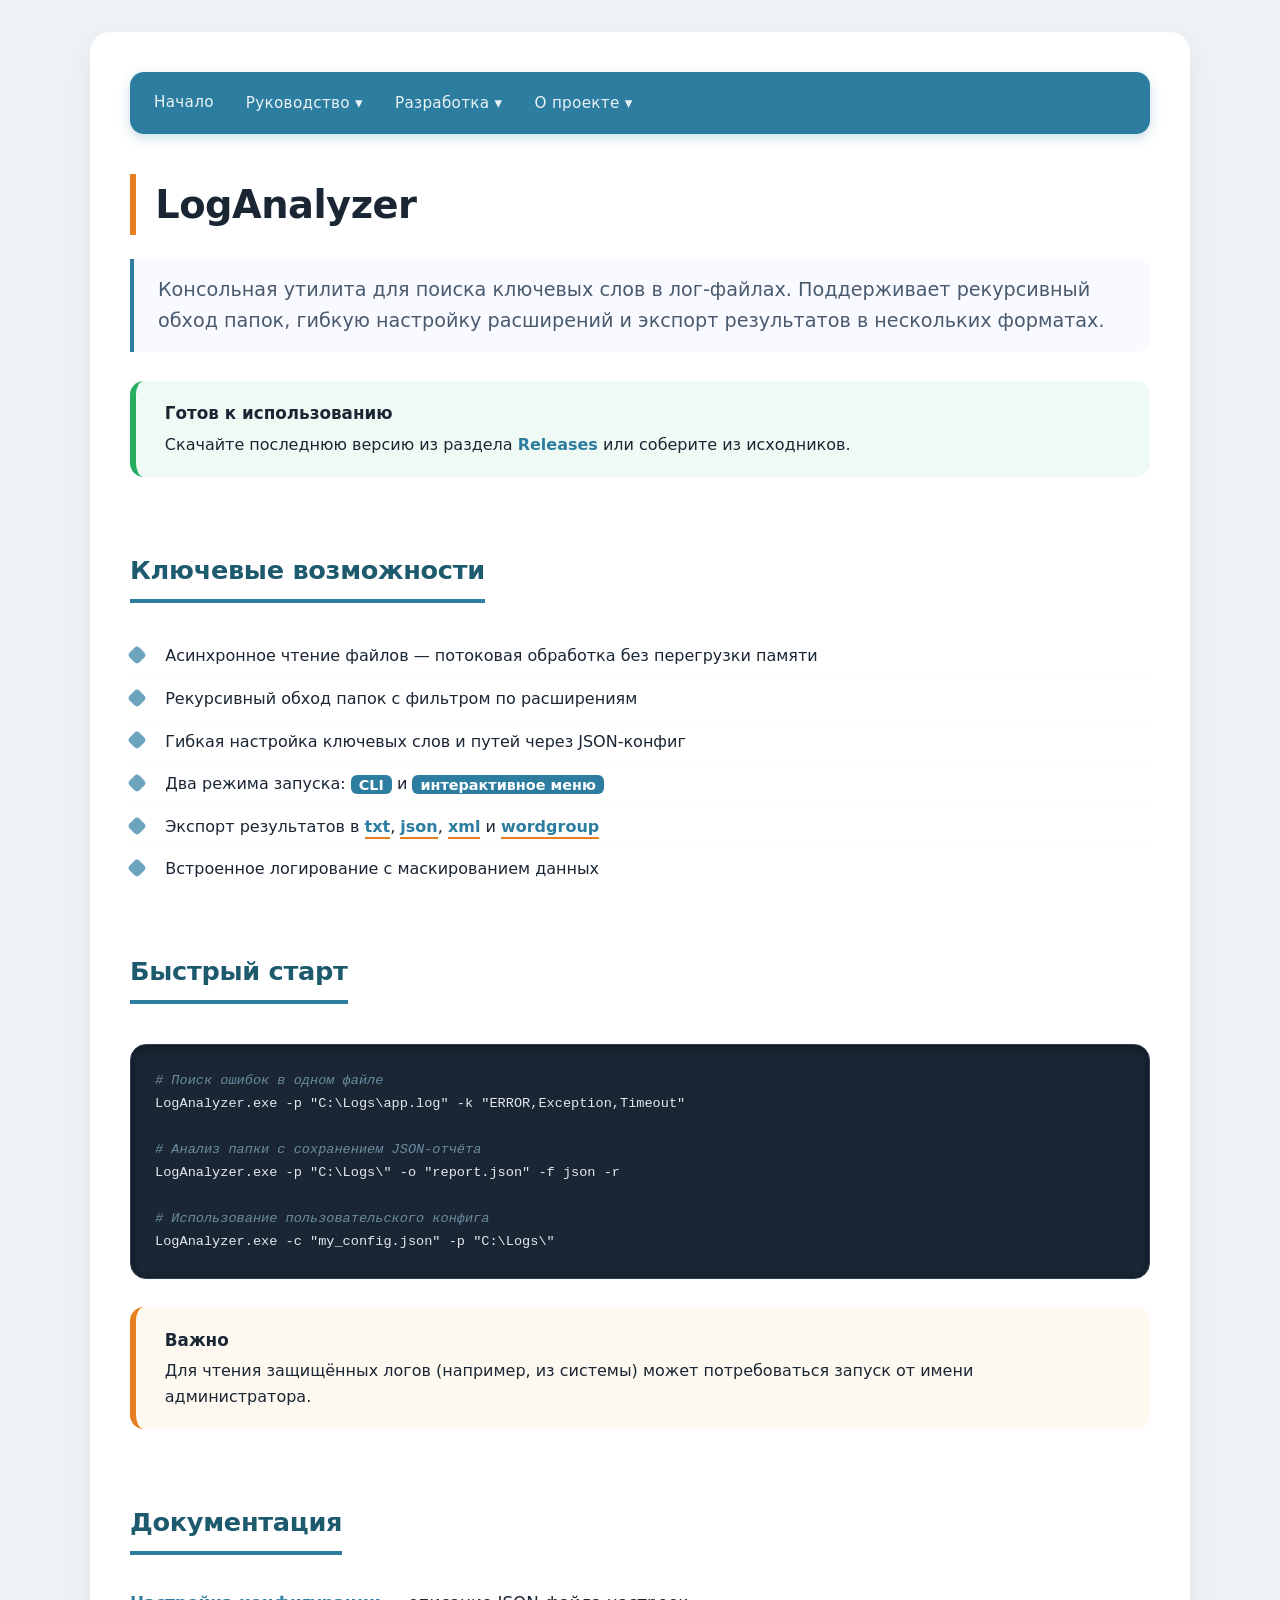
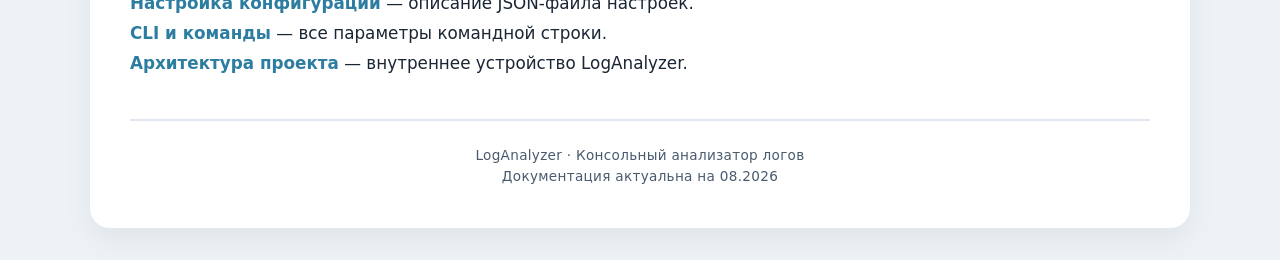
<file: index.html>
<!DOCTYPE html>
<html lang="ru">
<head>
    <meta charset="UTF-8">
    <meta name="viewport" content="width=device-width, initial-scale=1.0">
    <title>LogAnalyzer — анализатор логов</title>
    <link rel="stylesheet" href="styles.css">
</head>
<body>
<div class="container">
    <nav id="nav-placeholder"></nav>

    <h1>LogAnalyzer</h1>
    <p class="lead">
        Консольная утилита для поиска ключевых слов в лог-файлах. Поддерживает рекурсивный обход папок,
        гибкую настройку расширений и экспорт результатов в нескольких форматах.
    </p>

    <div class="note note-success">
        <strong>Готов к использованию</strong>
        Скачайте последнюю версию из раздела <a href="#" class="doc-link">Releases</a> или соберите из исходников.
    </div>

    <h2>Ключевые возможности</h2>
    <ul class="feature-list">
        <li>Асинхронное чтение файлов — потоковая обработка без перегрузки памяти</li>
        <li>Рекурсивный обход папок с фильтром по расширениям</li>
        <li>Гибкая настройка ключевых слов и путей через JSON-конфиг</li>
        <li>Два режима запуска: <span class="highlight">CLI</span> и <span class="highlight">интерактивное меню</span></li>
        <li>Экспорт результатов в <span class="accent">txt</span>, <span class="accent">json</span>, <span class="accent">xml</span> и <span class="accent">wordgroup</span></li>
        <li>Встроенное логирование с маскированием данных</li>
    </ul>

    <h2>Быстрый старт</h2>
    <div class="code-block">
        <pre><span class="cmd-comment"># Поиск ошибок в одном файле</span>
LogAnalyzer.exe -p "C:\Logs\app.log" -k "ERROR,Exception,Timeout"

<span class="cmd-comment"># Анализ папки с сохранением JSON-отчёта</span>
LogAnalyzer.exe -p "C:\Logs\" -o "report.json" -f json -r

<span class="cmd-comment"># Использование пользовательского конфига</span>
LogAnalyzer.exe -c "my_config.json" -p "C:\Logs\"</pre>
    </div>

    <div class="note note-warning">
        <strong>Важно</strong> Для чтения защищённых логов (например, из системы) может потребоваться запуск от имени администратора.
    </div>

    <h2>Документация</h2>
    <p class="nav-links">
        <a href="configuration.html" class="doc-link">Настройка конфигурации</a> — описание JSON-файла настроек.<br>
        <a href="cli.html" class="doc-link">CLI и команды</a> — все параметры командной строки.<br>
        <a href="developer.html" class="doc-link">Архитектура проекта</a> — внутреннее устройство LogAnalyzer.
    </p>

    <div id="footer-placeholder"></div>
</div>
<script src="loadTopBottom.js"></script>
</body>
</html>
</file>
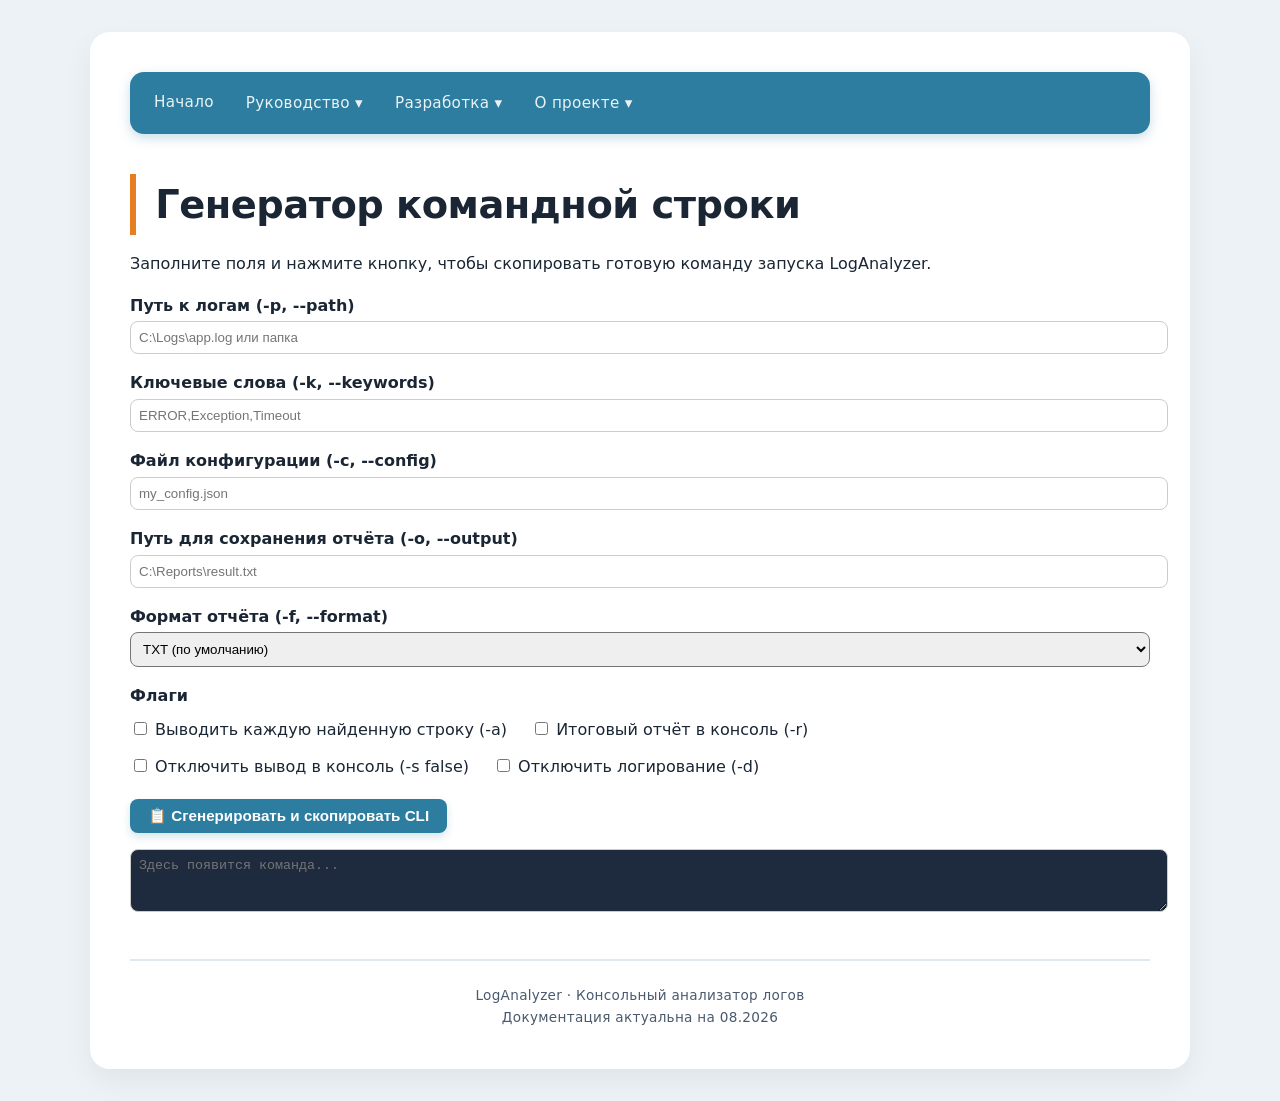
<file: generator/index.html>
<!DOCTYPE html>
<html lang="ru">
<head>
    <meta charset="UTF-8">
    <meta name="viewport" content="width=device-width, initial-scale=1.0">
    <title>Генератор команд — LogAnalyzer</title>
    <link rel="stylesheet" href="../styles.css">
    <link rel="stylesheet" href="generator.css">
</head>
<body>
<div class="container">
    <nav id="nav-placeholder"></nav>

    <h1>Генератор командной строки</h1>
    <p>Заполните поля и нажмите кнопку, чтобы скопировать готовую команду запуска LogAnalyzer.</p>

    <div class="generator">
        <div class="form-group">
            <label>Путь к логам (-p, --path)</label>
            <input type="text" id="inputPath" placeholder="C:\Logs\app.log или папка" style="width:100%; padding: 8px; border-radius: 8px; border: 1px solid #ccc;">
        </div>

        <div class="form-group">
            <label>Ключевые слова (-k, --keywords)</label>
            <input type="text" id="keywordsInput" placeholder="ERROR,Exception,Timeout" style="width:100%; padding: 8px; border-radius: 8px; border: 1px solid #ccc;">
        </div>

        <div class="form-group">
            <label>Файл конфигурации (-c, --config)</label>
            <input type="text" id="configPath" placeholder="my_config.json" style="width:100%; padding: 8px; border-radius: 8px; border: 1px solid #ccc;">
        </div>

        <div class="form-group">
            <label>Путь для сохранения отчёта (-o, --output)</label>
            <input type="text" id="outputPath" placeholder="C:\Reports\result.txt" style="width:100%; padding: 8px; border-radius: 8px; border: 1px solid #ccc;">
        </div>

        <div class="form-group">
            <label>Формат отчёта (-f, --format)</label>
            <select id="format" style="padding: 8px; border-radius: 8px; width:100%;">
                <option value="txt">TXT (по умолчанию)</option>
                <option value="json">JSON</option>
                <option value="xml">XML</option>
                <option value="wordgroup">WordGroup</option>
            </select>
        </div>

        <div class="form-group">
            <label>Флаги</label>
            <div class="flag-group">
                <label><input type="checkbox" class="flag" value="-a" id="flagAllLines"> Выводить каждую найденную строку (-a)</label>
                <label><input type="checkbox" class="flag" value="-r" id="flagFinalReport"> Итоговый отчёт в консоль (-r)</label>
                <label><input type="checkbox" class="flag" value="-s false" id="flagShowConsole"> Отключить вывод в консоль (-s false)</label>
                <label><input type="checkbox" class="flag" value="-d" id="flagDisableLogging"> Отключить логирование (-d)</label>
            </div>
        </div>

        <div class="form-group">
            <button class="btn" id="generate-cli">📋 Сгенерировать и скопировать CLI</button>
            <span id="cli-feedback" class="copy-feedback">✅ Команда скопирована</span>
        </div>

        <div class="output-area">
            <textarea id="commandOutput" rows="3" readonly placeholder="Здесь появится команда..."></textarea>
        </div>
    </div>

    <div id="footer-placeholder"></div>
</div>
<script src="../loadTopBottom.js"></script>
<script src="generator.js"></script>
</body>
</html>
</file>
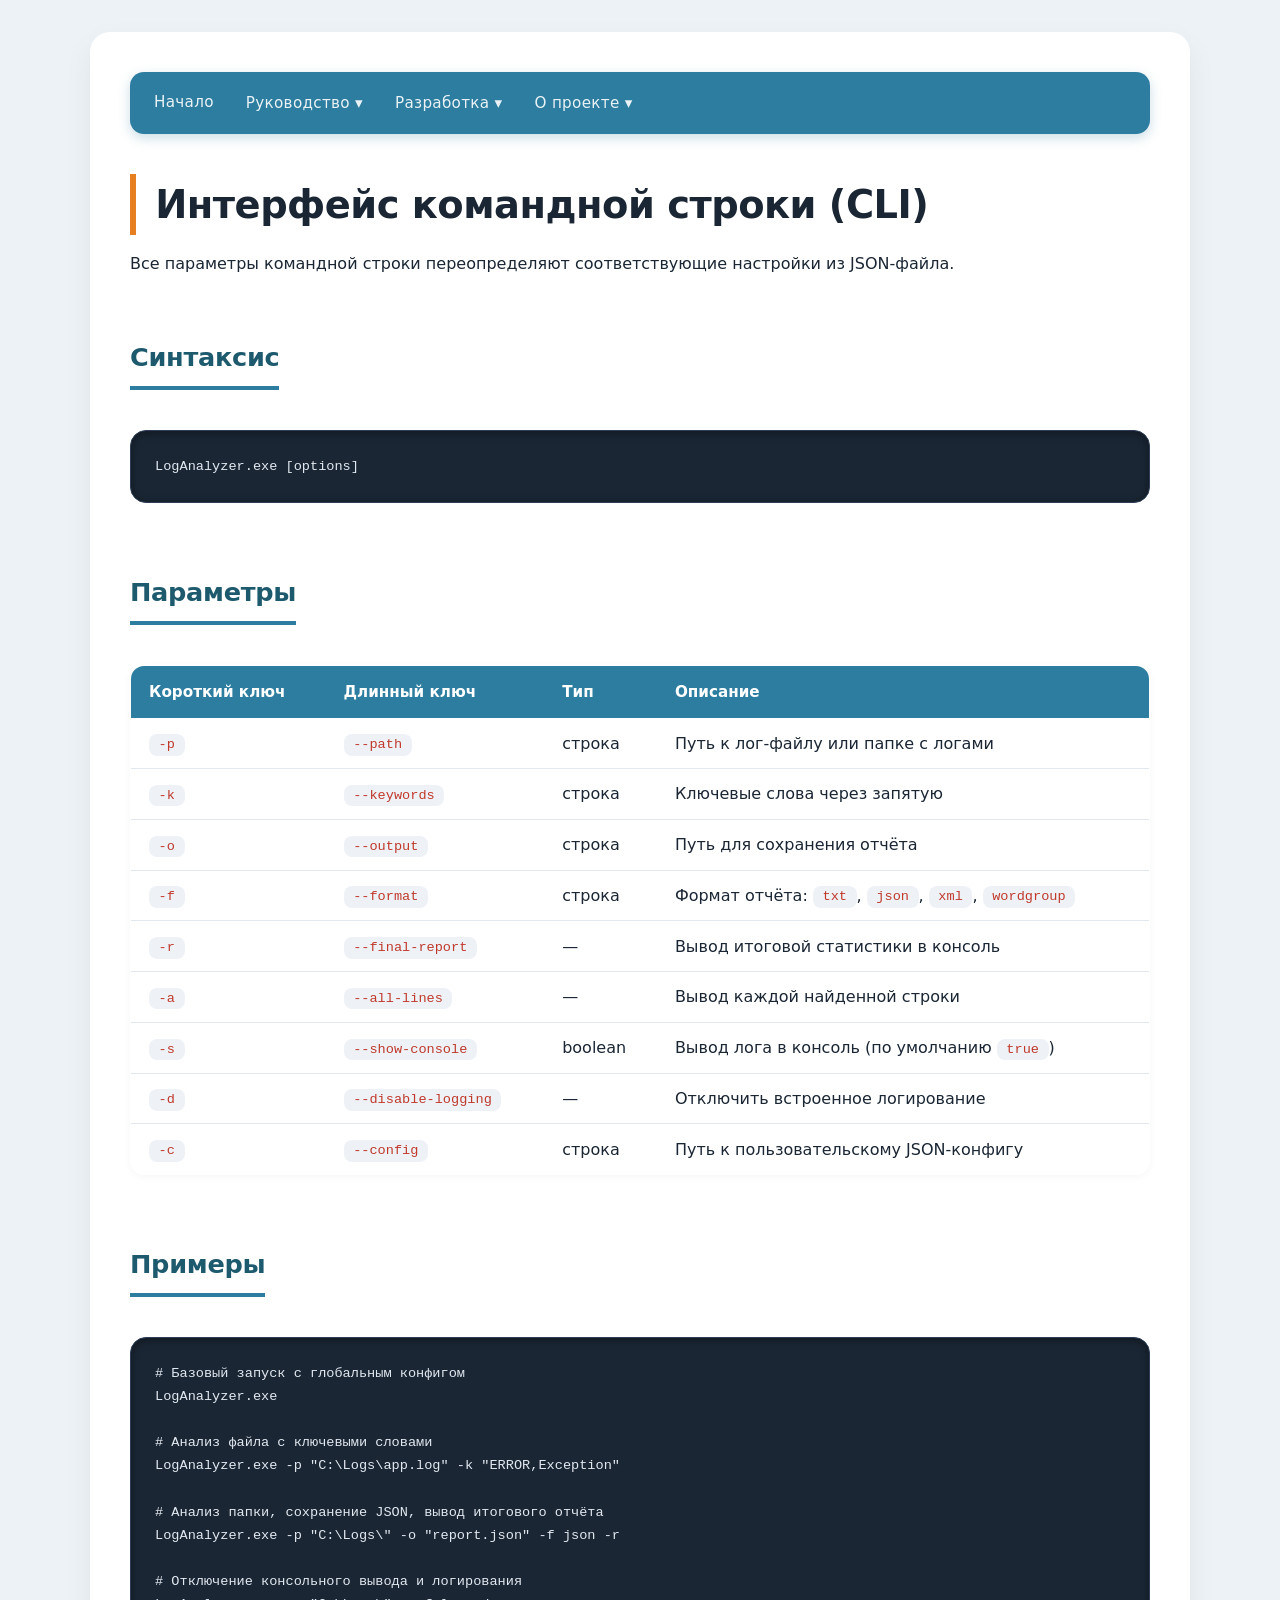
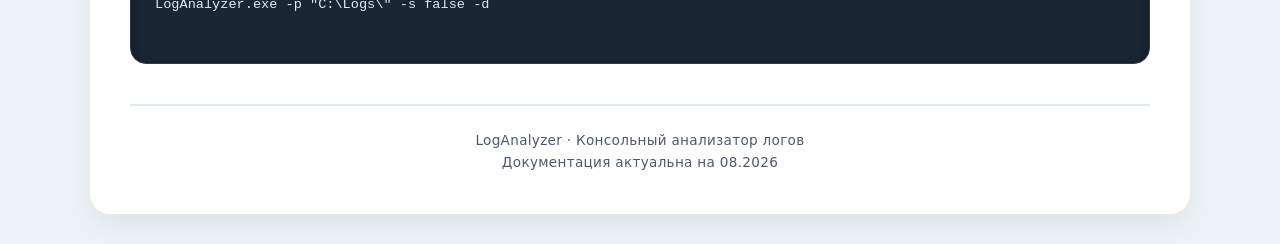
<file: cli.html>
<!DOCTYPE html>
<html lang="ru">
<head>
    <meta charset="UTF-8">
    <meta name="viewport" content="width=device-width, initial-scale=1.0">
    <title>CLI и команды — LogAnalyzer</title>
    <link rel="stylesheet" href="styles.css">
</head>
<body>
<div class="container">
    <nav id="nav-placeholder"></nav>

    <h1>Интерфейс командной строки (CLI)</h1>
    <p>Все параметры командной строки переопределяют соответствующие настройки из JSON-файла.</p>

    <h2>Синтаксис</h2>
    <pre>LogAnalyzer.exe [options]</pre>

    <h2>Параметры</h2>
    <table>
        <thead><tr><th>Короткий ключ</th><th>Длинный ключ</th><th>Тип</th><th>Описание</th></tr></thead>
        <tbody>
            <tr><td><code>-p</code></td><td><code>--path</code></td><td>строка</td><td>Путь к лог-файлу или папке с логами</td></tr>
            <tr><td><code>-k</code></td><td><code>--keywords</code></td><td>строка</td><td>Ключевые слова через запятую</td></tr>
            <tr><td><code>-o</code></td><td><code>--output</code></td><td>строка</td><td>Путь для сохранения отчёта</td></tr>
            <tr><td><code>-f</code></td><td><code>--format</code></td><td>строка</td><td>Формат отчёта: <code>txt</code>, <code>json</code>, <code>xml</code>, <code>wordgroup</code></td></tr>
            <tr><td><code>-r</code></td><td><code>--final-report</code></td><td>—</td><td>Вывод итоговой статистики в консоль</td></tr>
            <tr><td><code>-a</code></td><td><code>--all-lines</code></td><td>—</td><td>Вывод каждой найденной строки</td></tr>
            <tr><td><code>-s</code></td><td><code>--show-console</code></td><td>boolean</td><td>Вывод лога в консоль (по умолчанию <code>true</code>)</td></tr>
            <tr><td><code>-d</code></td><td><code>--disable-logging</code></td><td>—</td><td>Отключить встроенное логирование</td></tr>
            <tr><td><code>-c</code></td><td><code>--config</code></td><td>строка</td><td>Путь к пользовательскому JSON-конфигу</td></tr>
        </tbody>
    </table>

    <h2>Примеры</h2>
    <pre>
# Базовый запуск с глобальным конфигом
LogAnalyzer.exe

# Анализ файла с ключевыми словами
LogAnalyzer.exe -p "C:\Logs\app.log" -k "ERROR,Exception"

# Анализ папки, сохранение JSON, вывод итогового отчёта
LogAnalyzer.exe -p "C:\Logs\" -o "report.json" -f json -r

# Отключение консольного вывода и логирования
LogAnalyzer.exe -p "C:\Logs\" -s false -d
    </pre>

    <div id="footer-placeholder"></div>
</div>
<script src="loadTopBottom.js"></script>
</body>
</html>
</file>
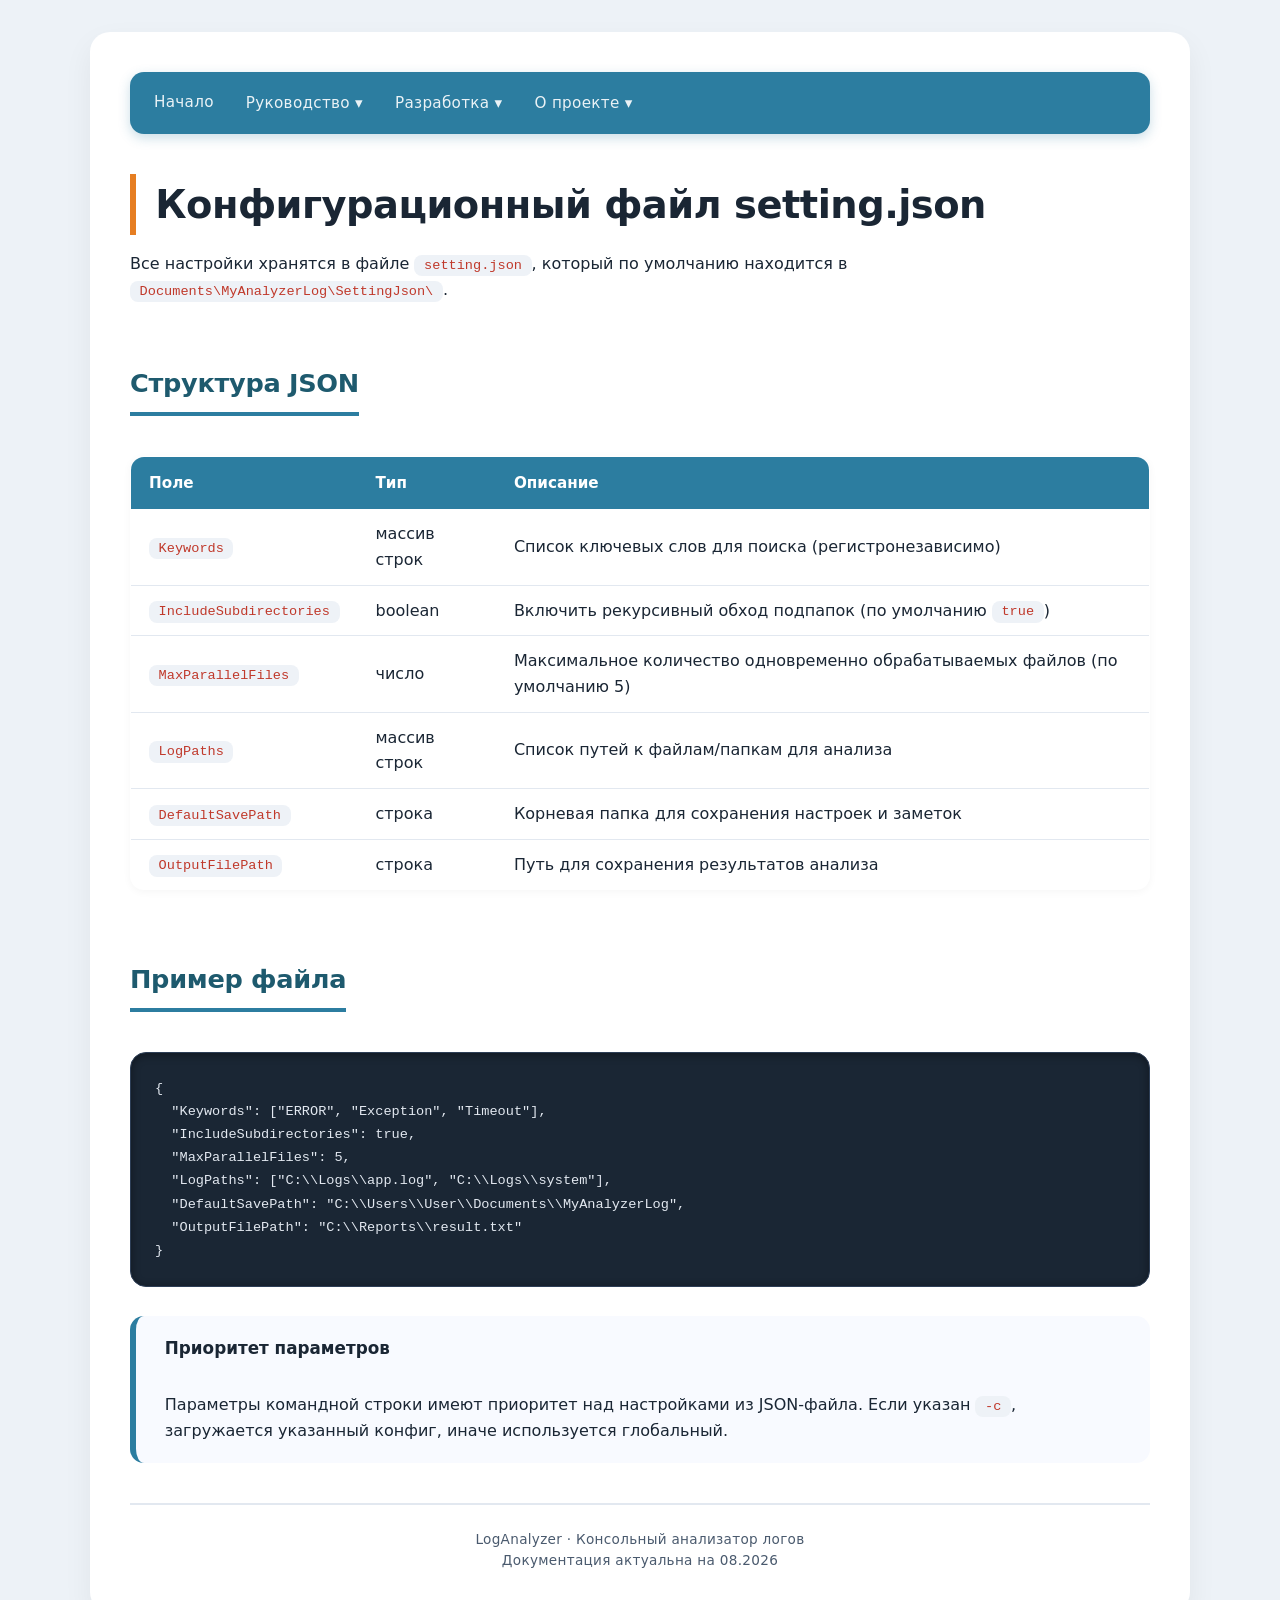
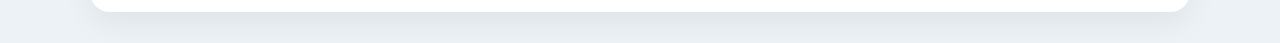
<file: configuration.html>
<!DOCTYPE html>
<html lang="ru">
<head>
    <meta charset="UTF-8">
    <meta name="viewport" content="width=device-width, initial-scale=1.0">
    <title>Конфигурация — LogAnalyzer</title>
    <link rel="stylesheet" href="styles.css">
</head>
<body>
<div class="container">
    <nav id="nav-placeholder"></nav>

    <h1>Конфигурационный файл setting.json</h1>
    <p>Все настройки хранятся в файле <code>setting.json</code>, который по умолчанию находится в <code>Documents\MyAnalyzerLog\SettingJson\</code>.</p>

    <h2>Структура JSON</h2>
    <table>
        <thead><tr><th>Поле</th><th>Тип</th><th>Описание</th></tr></thead>
        <tbody>
            <tr><td><code>Keywords</code></td><td>массив строк</td><td>Список ключевых слов для поиска (регистронезависимо)</td></tr>
            <tr><td><code>IncludeSubdirectories</code></td><td>boolean</td><td>Включить рекурсивный обход подпапок (по умолчанию <code>true</code>)</td></tr>
            <tr><td><code>MaxParallelFiles</code></td><td>число</td><td>Максимальное количество одновременно обрабатываемых файлов (по умолчанию 5)</td></tr>
            <tr><td><code>LogPaths</code></td><td>массив строк</td><td>Список путей к файлам/папкам для анализа</td></tr>
            <tr><td><code>DefaultSavePath</code></td><td>строка</td><td>Корневая папка для сохранения настроек и заметок</td></tr>
            <tr><td><code>OutputFilePath</code></td><td>строка</td><td>Путь для сохранения результатов анализа</td></tr>
        </tbody>
    </table>

    <h2>Пример файла</h2>
    <pre>{
  "Keywords": ["ERROR", "Exception", "Timeout"],
  "IncludeSubdirectories": true,
  "MaxParallelFiles": 5,
  "LogPaths": ["C:\\Logs\\app.log", "C:\\Logs\\system"],
  "DefaultSavePath": "C:\\Users\\User\\Documents\\MyAnalyzerLog",
  "OutputFilePath": "C:\\Reports\\result.txt"
}</pre>

    <div class="note">
        <strong>Приоритет параметров</strong><br>
        Параметры командной строки имеют приоритет над настройками из JSON-файла. Если указан <code>-c</code>, загружается указанный конфиг, иначе используется глобальный.
    </div>

    <div id="footer-placeholder"></div>
</div>
<script src="loadTopBottom.js"></script>
</body>
</html>
</file>
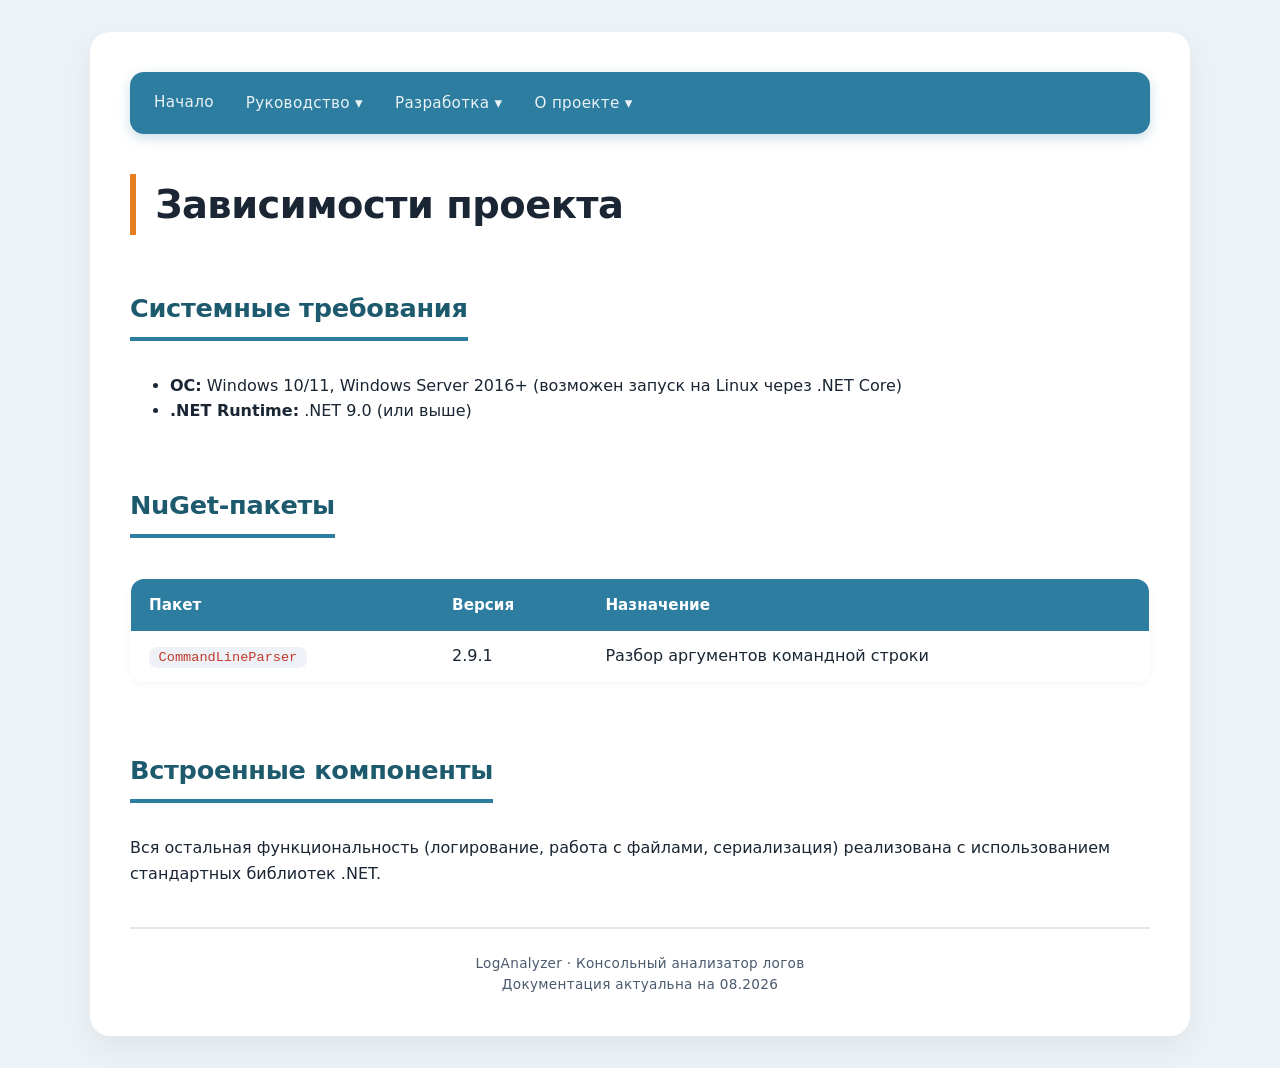
<file: dependencies.html>
<!DOCTYPE html>
<html lang="ru">
<head>
    <meta charset="UTF-8">
    <meta name="viewport" content="width=device-width, initial-scale=1.0">
    <title>Зависимости — LogAnalyzer</title>
    <link rel="stylesheet" href="styles.css">
</head>
<body>
<div class="container">
    <nav id="nav-placeholder"></nav>

    <h1>Зависимости проекта</h1>

    <h2>Системные требования</h2>
    <ul>
        <li><strong>ОС:</strong> Windows 10/11, Windows Server 2016+ (возможен запуск на Linux через .NET Core)</li>
        <li><strong>.NET Runtime:</strong> .NET 9.0 (или выше)</li>
    </ul>

    <h2>NuGet-пакеты</h2>
    <table>
        <thead><tr><th>Пакет</th><th>Версия</th><th>Назначение</th></tr></thead>
        <tbody>
            <tr><td><code>CommandLineParser</code></td><td>2.9.1</td><td>Разбор аргументов командной строки</td></tr>
        </tbody>
    </table>

    <h2>Встроенные компоненты</h2>
    <p>Вся остальная функциональность (логирование, работа с файлами, сериализация) реализована с использованием стандартных библиотек .NET.</p>

    <div id="footer-placeholder"></div>
</div>
<script src="loadTopBottom.js"></script>
</body>
</html>
</file>
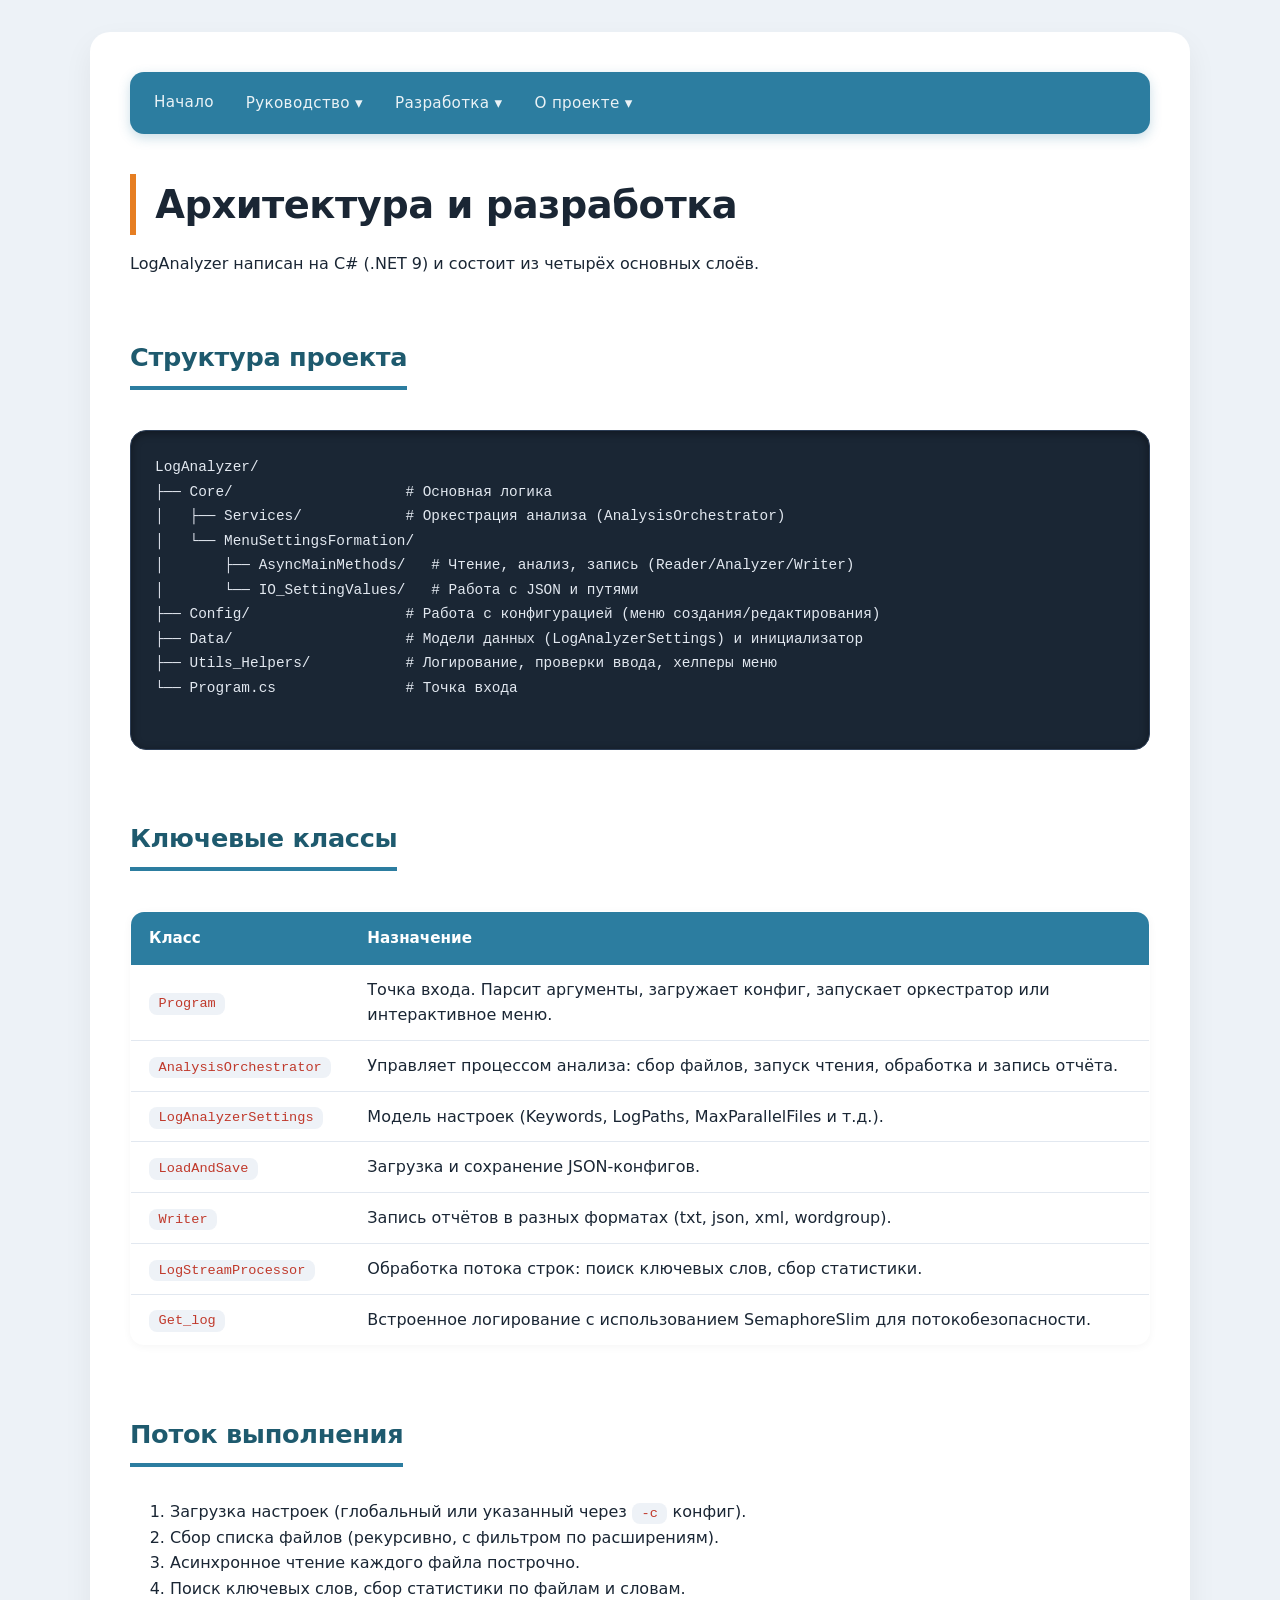
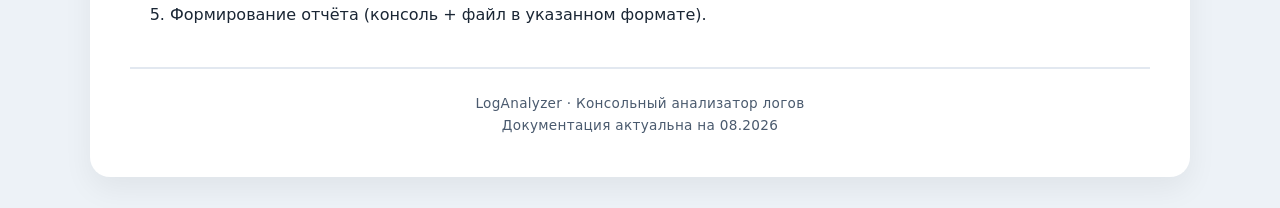
<file: developer.html>
<!DOCTYPE html>
<html lang="ru">
<head>
    <meta charset="UTF-8">
    <meta name="viewport" content="width=device-width, initial-scale=1.0">
    <title>Архитектура — LogAnalyzer</title>
    <link rel="stylesheet" href="styles.css">
</head>
<body>
<div class="container">
    <nav id="nav-placeholder"></nav>

    <h1>Архитектура и разработка</h1>
    <p>LogAnalyzer написан на C# (.NET 9) и состоит из четырёх основных слоёв.</p>

    <h2>Структура проекта</h2>
    <pre style="font-size:0.9rem;">
LogAnalyzer/
├── Core/                    # Основная логика
│   ├── Services/            # Оркестрация анализа (AnalysisOrchestrator)
│   └── MenuSettingsFormation/
│       ├── AsyncMainMethods/   # Чтение, анализ, запись (Reader/Analyzer/Writer)
│       └── IO_SettingValues/   # Работа с JSON и путями
├── Config/                  # Работа с конфигурацией (меню создания/редактирования)
├── Data/                    # Модели данных (LogAnalyzerSettings) и инициализатор
├── Utils_Helpers/           # Логирование, проверки ввода, хелперы меню
└── Program.cs               # Точка входа
    </pre>

    <h2>Ключевые классы</h2>
    <table>
        <thead><tr><th>Класс</th><th>Назначение</th></tr></thead>
        <tbody>
            <tr><td><code>Program</code></td><td>Точка входа. Парсит аргументы, загружает конфиг, запускает оркестратор или интерактивное меню.</td></tr>
            <tr><td><code>AnalysisOrchestrator</code></td><td>Управляет процессом анализа: сбор файлов, запуск чтения, обработка и запись отчёта.</td></tr>
            <tr><td><code>LogAnalyzerSettings</code></td><td>Модель настроек (Keywords, LogPaths, MaxParallelFiles и т.д.).</td></tr>
            <tr><td><code>LoadAndSave</code></td><td>Загрузка и сохранение JSON-конфигов.</td></tr>
            <tr><td><code>Writer</code></td><td>Запись отчётов в разных форматах (txt, json, xml, wordgroup).</td></tr>
            <tr><td><code>LogStreamProcessor</code></td><td>Обработка потока строк: поиск ключевых слов, сбор статистики.</td></tr>
            <tr><td><code>Get_log</code></td><td>Встроенное логирование с использованием SemaphoreSlim для потокобезопасности.</td></tr>
        </tbody>
    </table>

    <h2>Поток выполнения</h2>
    <ol>
        <li>Загрузка настроек (глобальный или указанный через <code>-c</code> конфиг).</li>
        <li>Сбор списка файлов (рекурсивно, с фильтром по расширениям).</li>
        <li>Асинхронное чтение каждого файла построчно.</li>
        <li>Поиск ключевых слов, сбор статистики по файлам и словам.</li>
        <li>Формирование отчёта (консоль + файл в указанном формате).</li>
    </ol>

    <div id="footer-placeholder"></div>
</div>
<script src="loadTopBottom.js"></script>
</body>
</html>
</file>
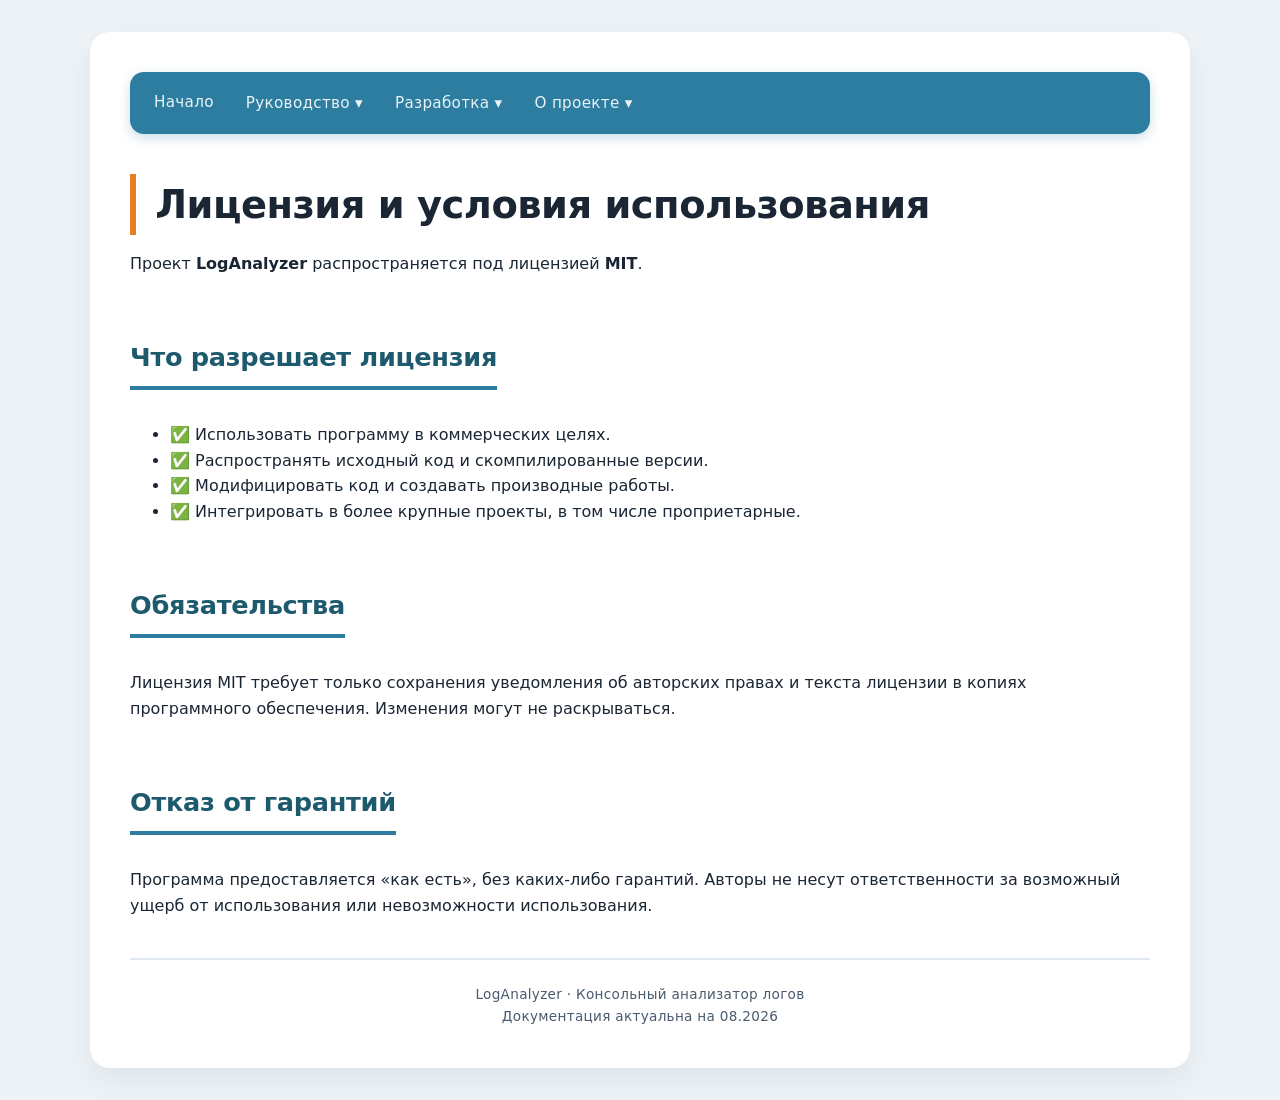
<file: license.html>
<!DOCTYPE html>
<html lang="ru">
<head>
    <meta charset="UTF-8">
    <meta name="viewport" content="width=device-width, initial-scale=1.0">
    <title>Лицензия — LogAnalyzer</title>
    <link rel="stylesheet" href="styles.css">
</head>
<body>
<div class="container">
    <nav id="nav-placeholder"></nav>

    <h1>Лицензия и условия использования</h1>
    <p>
        Проект <strong>LogAnalyzer</strong> распространяется под лицензией
        <strong>MIT</strong>.
    </p>

    <h2>Что разрешает лицензия</h2>
    <ul>
        <li>✅ Использовать программу в коммерческих целях.</li>
        <li>✅ Распространять исходный код и скомпилированные версии.</li>
        <li>✅ Модифицировать код и создавать производные работы.</li>
        <li>✅ Интегрировать в более крупные проекты, в том числе проприетарные.</li>
    </ul>

    <h2>Обязательства</h2>
    <p>
        Лицензия MIT требует только сохранения уведомления об авторских правах и текста лицензии
        в копиях программного обеспечения. Изменения могут не раскрываться.
    </p>

    <h2>Отказ от гарантий</h2>
    <p>
        Программа предоставляется «как есть», без каких-либо гарантий. Авторы не несут
        ответственности за возможный ущерб от использования или невозможности использования.
    </p>

   

    <div id="footer-placeholder"></div>
</div>
<script src="loadTopBottom.js"></script>
</body>
</html>
</file>
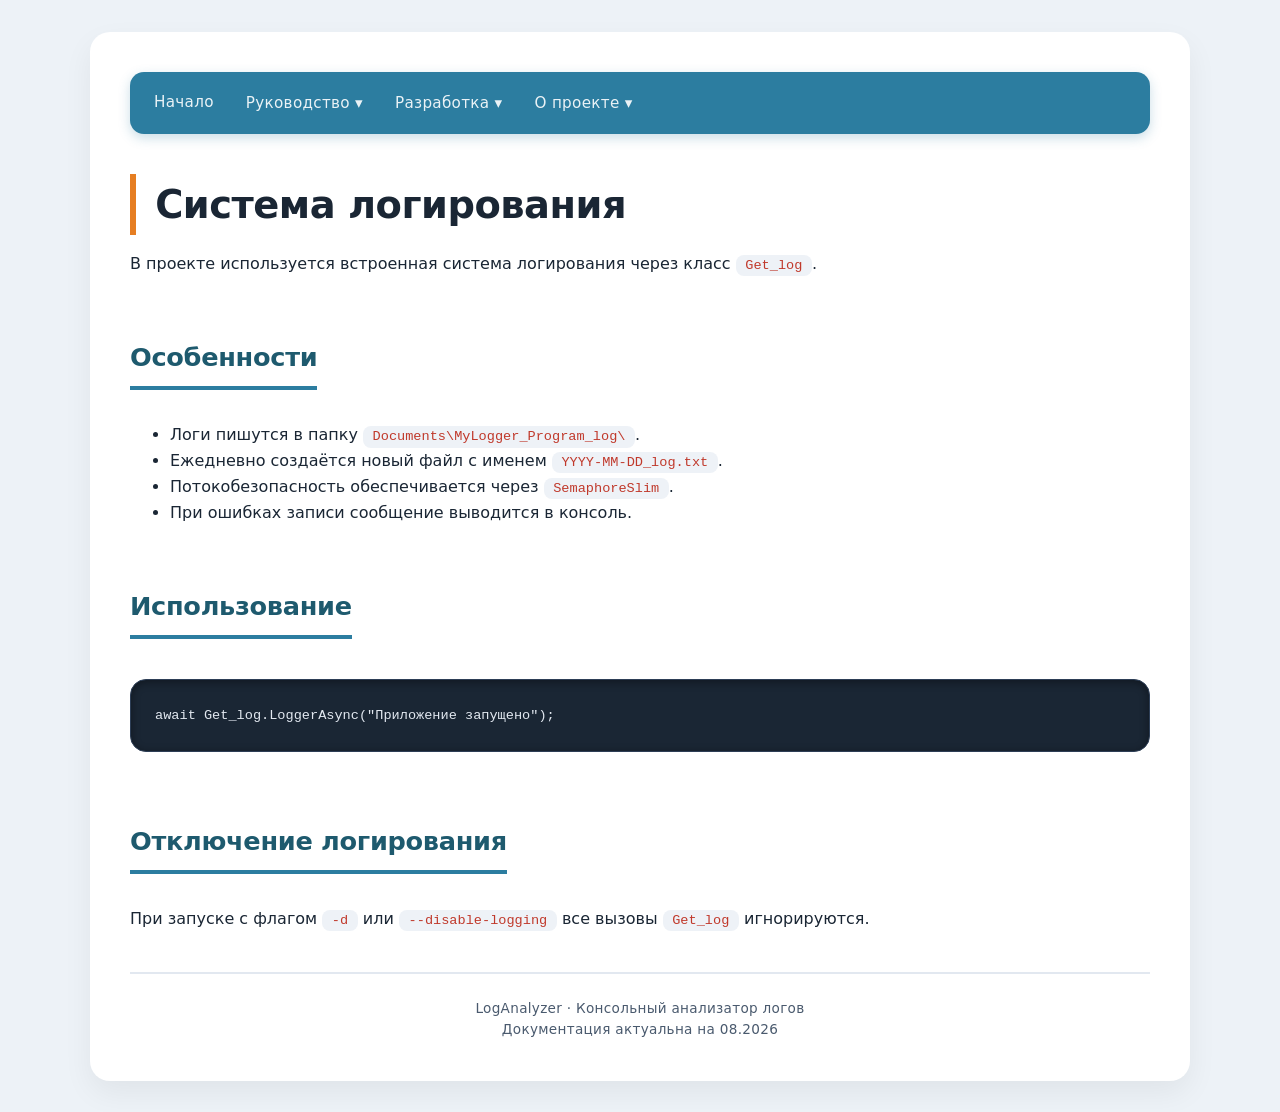
<file: logging.html>
<!DOCTYPE html>
<html lang="ru">
<head>
    <meta charset="UTF-8">
    <meta name="viewport" content="width=device-width, initial-scale=1.0">
    <title>Логирование — LogAnalyzer</title>
    <link rel="stylesheet" href="styles.css">
</head>
<body>
<div class="container">
    <nav id="nav-placeholder"></nav>

    <h1>Система логирования</h1>
    <p>В проекте используется встроенная система логирования через класс <code>Get_log</code>.</p>

    <h2>Особенности</h2>
    <ul>
        <li>Логи пишутся в папку <code>Documents\MyLogger_Program_log\</code>.</li>
        <li>Ежедневно создаётся новый файл с именем <code>YYYY-MM-DD_log.txt</code>.</li>
        <li>Потокобезопасность обеспечивается через <code>SemaphoreSlim</code>.</li>
        <li>При ошибках записи сообщение выводится в консоль.</li>
    </ul>

    <h2>Использование</h2>
    <pre>await Get_log.LoggerAsync("Приложение запущено");</pre>

    <h2>Отключение логирования</h2>
    <p>При запуске с флагом <code>-d</code> или <code>--disable-logging</code> все вызовы <code>Get_log</code> игнорируются.</p>

    <div id="footer-placeholder"></div>
</div>
<script src="loadTopBottom.js"></script>
</body>
</html>
</file>
<file: styles.css>
/* ========================================
   БАЗОВЫЕ СТИЛИ
   ======================================== */
:root {
    --primary: #2c7da0;
    --primary-dark: #1e5a6e;
    --accent-orange: #e67e22;
    --accent-green: #27ae60;
    --accent-red: #c0392b;
    --bg-light: #f8faff;
    --text-dark: #1a2634;
    --text-muted: #4a5a6e;
    --border-light: #e2e8f0;
    --shadow-card: 0 12px 30px rgba(0, 0, 0, 0.06);
    --shadow-hover: 0 16px 40px rgba(44, 125, 160, 0.12);
}

body {
    font-family: 'Segoe UI', Roboto, system-ui, sans-serif;
    max-width: 1100px;
    margin: 2rem auto;
    padding: 0 20px;
    background-color: #edf2f7;
    color: var(--text-dark);
    line-height: 1.6;
}

.container {
    background: #ffffff;
    border-radius: 20px;
    box-shadow: var(--shadow-card);
    padding: 2.5rem;
    transition: box-shadow 0.3s ease;
}

/* ========================================
   НАВИГАЦИЯ
   ======================================== */
nav {
    background: var(--primary);
    padding: 0.6rem 1.5rem;
    border-radius: 14px;
    margin-bottom: 2.5rem;
    display: flex;
    gap: 2rem;
    flex-wrap: wrap;
    align-items: center;
    box-shadow: 0 4px 12px rgba(44, 125, 160, 0.25);
}

nav a {
    color: rgba(255, 255, 255, 0.9);
    text-decoration: none;
    font-weight: 500;
    padding: 0.5rem 0;
    border-bottom: 2px solid transparent;
    transition: all 0.2s;
    font-size: 0.95rem;
    letter-spacing: 0.3px;
}

nav a:hover {
    color: #ffffff;
    border-bottom-color: #ffffff;
    opacity: 1;
}

.dropbtn {
    cursor: pointer;
    color: rgba(255, 255, 255, 0.9);
    font-weight: 500;
    padding: 0.5rem 0;
}

.dropdown-content {
    display: none;
    position: absolute;
    background: #ffffff;
    min-width: 220px;
    border-radius: 12px;
    z-index: 100;
    padding: 0.5rem 0;
    box-shadow: 0 12px 30px rgba(0, 0, 0, 0.12);
    border: 1px solid var(--border-light);
}

.dropdown-content a {
    color: var(--text-dark);
    padding: 0.6rem 1.5rem;
    display: block;
    font-weight: 400;
    border-bottom: none;
}

.dropdown-content a:hover {
    background: var(--bg-light);
    color: var(--primary);
    border-bottom: none;
}

.dropdown:hover .dropdown-content {
    display: block;
}

/* ========================================
   ЗАГОЛОВКИ
   ======================================== */
h1 {
    font-size: 2.4rem;
    font-weight: 700;
    margin-top: 0;
    margin-bottom: 0.5rem;
    color: var(--text-dark);
    letter-spacing: -0.5px;
    border-left: 6px solid var(--accent-orange);
    padding-left: 1.2rem;
}

h2 {
    font-size: 1.6rem;
    font-weight: 600;
    margin-top: 2.8rem;
    margin-bottom: 1rem;
    color: var(--primary-dark);
    padding-bottom: 0.5rem;
    border-bottom: 4px solid var(--primary);
    display: inline-block;
    letter-spacing: -0.3px;
}

h3 {
    font-size: 1.2rem;
    font-weight: 600;
    color: var(--text-dark);
    margin: 1.5rem 0 0.5rem 0;
}

/* ========================================
   ТЕКСТ И ВЫДЕЛЕНИЯ
   ======================================== */
.lead {
    font-size: 1.2rem;
    font-weight: 400;
    color: var(--text-muted);
    border-left: 4px solid var(--primary);
    padding-left: 1.5rem;
    margin: 1.5rem 0;
    background: var(--bg-light);
    padding: 1rem 1.5rem;
    border-radius: 0 12px 12px 0;
}

.accent {
    color: var(--primary);
    font-weight: 700;
    border-bottom: 2px solid var(--accent-orange);
    padding-bottom: 1px;
}

.highlight {
    font-weight: 700;
    color: #ffffff;
    background: var(--primary);
    padding: 0.1rem 0.5rem;
    border-radius: 6px;
    font-size: 0.9em;
}

.text-success {
    color: var(--accent-green);
    font-weight: 600;
}

.text-warning {
    color: var(--accent-orange);
    font-weight: 600;
}

.text-danger {
    color: var(--accent-red);
    font-weight: 600;
}

/* Список с контрастными маркерами */
.feature-list {
    list-style: none;
    padding-left: 0;
}

.feature-list li {
    padding: 0.5rem 0 0.5rem 2.2rem;
    position: relative;
    font-weight: 450;
    border-bottom: 1px solid var(--bg-light);
}

.feature-list li::before {
    content: "";
    position: absolute;
    left: 0;
    top: 0.8rem;
    width: 14px;
    height: 14px;
    background: var(--primary);
    border-radius: 4px;
    transform: rotate(45deg);
    opacity: 0.7;
}

.feature-list li:last-child {
    border-bottom: none;
}

/* ========================================
   БЛОКИ (заметки, предупреждения)
   ======================================== */
.note {
    padding: 1.2rem 1.8rem;
    border-radius: 14px;
    margin: 1.8rem 0;
    border-left: 6px solid var(--primary);
    background: var(--bg-light);
    font-weight: 450;
}

.note-warning {
    border-left-color: var(--accent-orange);
    background: #fef9f0;
}

.note-success {
    border-left-color: var(--accent-green);
    background: #f0faf4;
}

.note-danger {
    border-left-color: var(--accent-red);
    background: #fdf0ee;
}

.note strong {
    color: var(--text-dark);
    font-size: 1.05rem;
    display: block;
    margin-bottom: 0.3rem;
}

/* ========================================
   КОД
   ======================================== */
code {
    background: #eef2f7;
    padding: 0.2rem 0.6rem;
    border-radius: 8px;
    font-family: 'Fira Code', 'Cascadia Code', monospace;
    font-size: 0.85em;
    color: var(--accent-red);
    font-weight: 500;
}

pre {
    background: #1a2634;
    color: #e2e8f0;
    padding: 1.5rem;
    border-radius: 16px;
    overflow-x: auto;
    font-family: 'Fira Code', monospace;
    font-size: 0.85rem;
    line-height: 1.7;
    margin: 1.5rem 0;
    box-shadow: inset 0 2px 8px rgba(0, 0, 0, 0.4);
    border: 1px solid #2d3e56;
}

.cmd-comment {
    color: #6a8ca0;
    font-style: italic;
}

.cmd-arg {
    color: #f4b942;
    font-weight: 600;
}

.cmd-flag {
    color: #7ec8e3;
    font-weight: 600;
}

/* ========================================
   ТАБЛИЦЫ
   ======================================== */
table {
    width: 100%;
    border-collapse: collapse;
    margin: 1.5rem 0;
    background: #ffffff;
    border-radius: 14px;
    overflow: hidden;
    box-shadow: 0 2px 8px rgba(0, 0, 0, 0.04);
    border: 1px solid var(--border-light);
}

th {
    background: var(--primary);
    color: #ffffff;
    font-weight: 600;
    padding: 14px 18px;
    text-align: left;
    font-size: 0.95rem;
}

td {
    padding: 12px 18px;
    border-bottom: 1px solid var(--border-light);
    background: #ffffff;
}

tr:hover td {
    background: var(--bg-light);
}

tr:last-child td {
    border-bottom: none;
}

/* ========================================
   КНОПКИ
   ======================================== */
.btn {
    background: var(--primary);
    color: white;
    border: none;
    padding: 10px 22px;
    border-radius: 10px;
    cursor: pointer;
    font-weight: 600;
    font-size: 0.95rem;
    transition: all 0.25s;
    box-shadow: 0 4px 8px rgba(44, 125, 160, 0.2);
    display: inline-block;
}

.btn:hover {
    background: var(--primary-dark);
    transform: translateY(-2px);
    box-shadow: 0 8px 18px rgba(44, 125, 160, 0.3);
}

.btn-small {
    padding: 5px 14px;
    font-size: 0.8rem;
}

.btn-success {
    background: var(--accent-green);
}

.btn-success:hover {
    background: #1e8449;
}

/* ========================================
   ССЫЛКИ
   ======================================== */
.doc-link {
    font-weight: 600;
    color: var(--primary);
    text-decoration: none;
    border-bottom: 3px solid transparent;
    transition: all 0.2s;
}

.doc-link:hover {
    border-bottom-color: var(--accent-orange);
    color: var(--primary-dark);
}

.nav-links {
    font-size: 1.05rem;
    line-height: 1.8;
}

/* ========================================
   ФУТЕР
   ======================================== */
footer {
    margin-top: 2.5rem;
    font-size: 0.85rem;
    color: var(--text-muted);
    text-align: center;
    border-top: 2px solid var(--border-light);
    padding-top: 1.5rem;
    letter-spacing: 0.3px;
}

/* ========================================
   АДАПТИВ (мобильные)
   ======================================== */
@media (max-width: 700px) {
    .container {
        padding: 1.5rem;
    }

    h1 {
        font-size: 1.8rem;
    }

    nav {
        flex-direction: column;
        align-items: stretch;
        gap: 0.2rem;
    }

    .menu-toggle {
        display: inline-block;
        cursor: pointer;
        font-size: 1.5rem;
        color: white;
        align-self: center;
    }

    nav > a,
    nav > .dropdown {
        display: none;
    }

    nav.responsive > a,
    nav.responsive > .dropdown {
        display: block;
        width: 100%;
    }

    .dropdown-content {
        position: static;
        box-shadow: none;
        border: none;
        background: rgba(255, 255, 255, 0.1);
    }

    .dropdown-content a {
        color: white;
    }

    .dropdown-content a:hover {
        background: rgba(255, 255, 255, 0.1);
    }

    th, td {
        padding: 10px;
    }

    pre {
        font-size: 0.75rem;
        padding: 1rem;
    }
}

/* ========================================
   ДОПОЛНИТЕЛЬНО: скрытый гамбургер (по умолчанию)
   ======================================== */
.menu-toggle {
    display: none;
}

/* Показываем гамбургер только на мобильных (уже через медиа-запрос) */
@media (max-width: 700px) {
    .menu-toggle {
        display: inline-block;
    }
}
</file>
<file: generator/generator.css>
.generator {
    margin-top: 1rem;
}
.form-group {
    margin-bottom: 1rem;
}
.form-group label {
    font-weight: 600;
    display: block;
    margin-bottom: 0.2rem;
}
.flag-group {
    display: flex;
    flex-wrap: wrap;
    gap: 0.5rem;
    margin: 0.5rem 0;
}
.flag-group label {
    margin-right: 1rem;
    font-weight: 400;
}
.copy-feedback {
    display: inline-block;
    margin-left: 10px;
    color: #27ae60;
    font-weight: 500;
    opacity: 0;
    transition: opacity 0.3s;
}
.copy-feedback.show {
    opacity: 1;
}
.output-area {
    margin-top: 15px;
}
#commandOutput {
    width: 100%;
    padding: 8px;
    border-radius: 8px;
    border: 1px solid #ccc;
    resize: vertical;
    font-family: 'Consolas', monospace;
    background: #1e2a3e;
    color: #e2e8f0;
}
.btn {
    background: #2c7da0;
    color: white;
    border: none;
    padding: 8px 18px;
    border-radius: 8px;
    cursor: pointer;
    font-weight: 600;
    font-size: 0.95rem;
}
.btn:hover {
    background: #1e5a6e;
}
</file>
